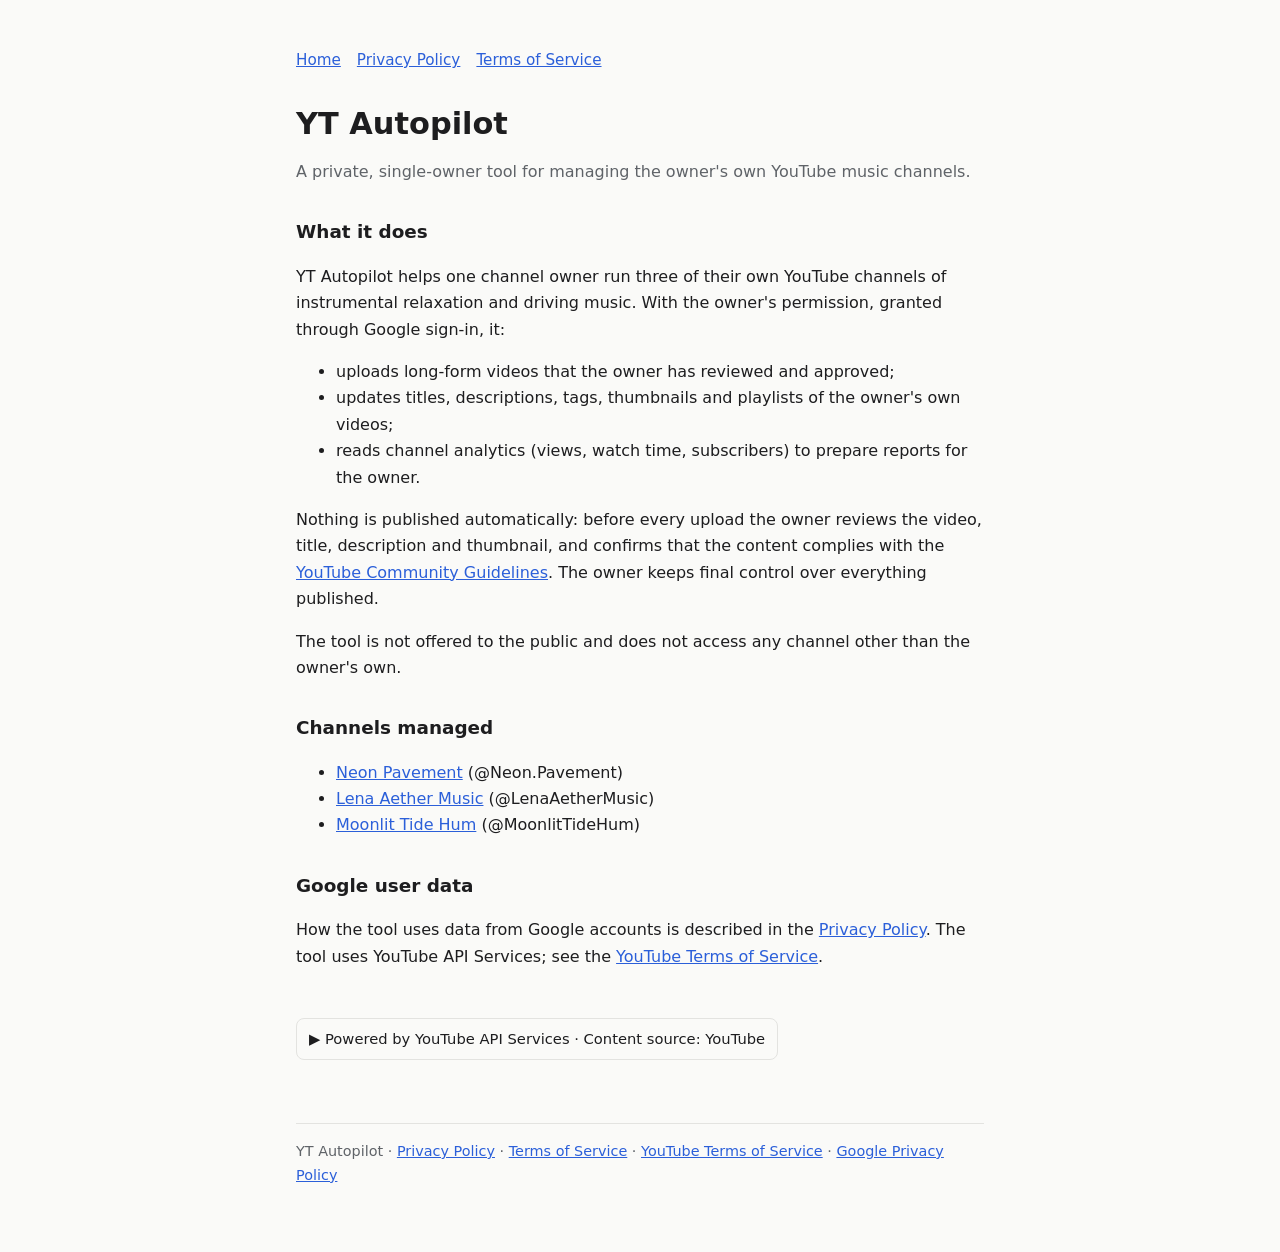
<file: index.html>
<!doctype html>
<html lang="en"><head><meta charset="utf-8"><meta name="viewport" content="width=device-width,initial-scale=1">
<title>YT Autopilot</title><meta name="description" content="Private tool for managing the owner's own YouTube music channels.">
<link rel="stylesheet" href="style.css"></head><body><main>
<nav><a href="./">Home</a><a href="privacy.html">Privacy Policy</a><a href="terms.html">Terms of Service</a></nav>
<h1>YT Autopilot</h1>
<p class="muted">A private, single-owner tool for managing the owner's own YouTube music channels.</p>
<h2>What it does</h2>
<p>YT Autopilot helps one channel owner run three of their own YouTube channels of instrumental relaxation and driving music. With the owner's permission, granted through Google sign-in, it:</p>
<ul>
<li>uploads long-form videos that the owner has reviewed and approved;</li>
<li>updates titles, descriptions, tags, thumbnails and playlists of the owner's own videos;</li>
<li>reads channel analytics (views, watch time, subscribers) to prepare reports for the owner.</li>
</ul>
<p>Nothing is published automatically: before every upload the owner reviews the video, title, description and thumbnail, and confirms that the content complies with the <a href="https://www.youtube.com/howyoutubeworks/policies/community-guidelines/">YouTube Community Guidelines</a>. The owner keeps final control over everything published.</p>
<p>The tool is not offered to the public and does not access any channel other than the owner's own.</p>
<h2>Channels managed</h2>
<ul>
<li><a href="https://www.youtube.com/@Neon.Pavement">Neon Pavement</a> (@Neon.Pavement)</li>
<li><a href="https://www.youtube.com/@LenaAetherMusic">Lena Aether Music</a> (@LenaAetherMusic)</li>
<li><a href="https://www.youtube.com/@MoonlitTideHum">Moonlit Tide Hum</a> (@MoonlitTideHum)</li>
</ul>
<h2>Google user data</h2>
<p>How the tool uses data from Google accounts is described in the <a href="privacy.html">Privacy Policy</a>. The tool uses YouTube API Services; see the <a href="https://www.youtube.com/t/terms">YouTube Terms of Service</a>.</p>
<p class="badge">▶ Powered by YouTube API Services · Content source: YouTube</p>
<footer>YT Autopilot · <a href="privacy.html">Privacy Policy</a> · <a href="terms.html">Terms of Service</a> · <a href="https://www.youtube.com/t/terms">YouTube Terms of Service</a> · <a href="https://policies.google.com/privacy">Google Privacy Policy</a></footer>
</main></body></html>
</file>
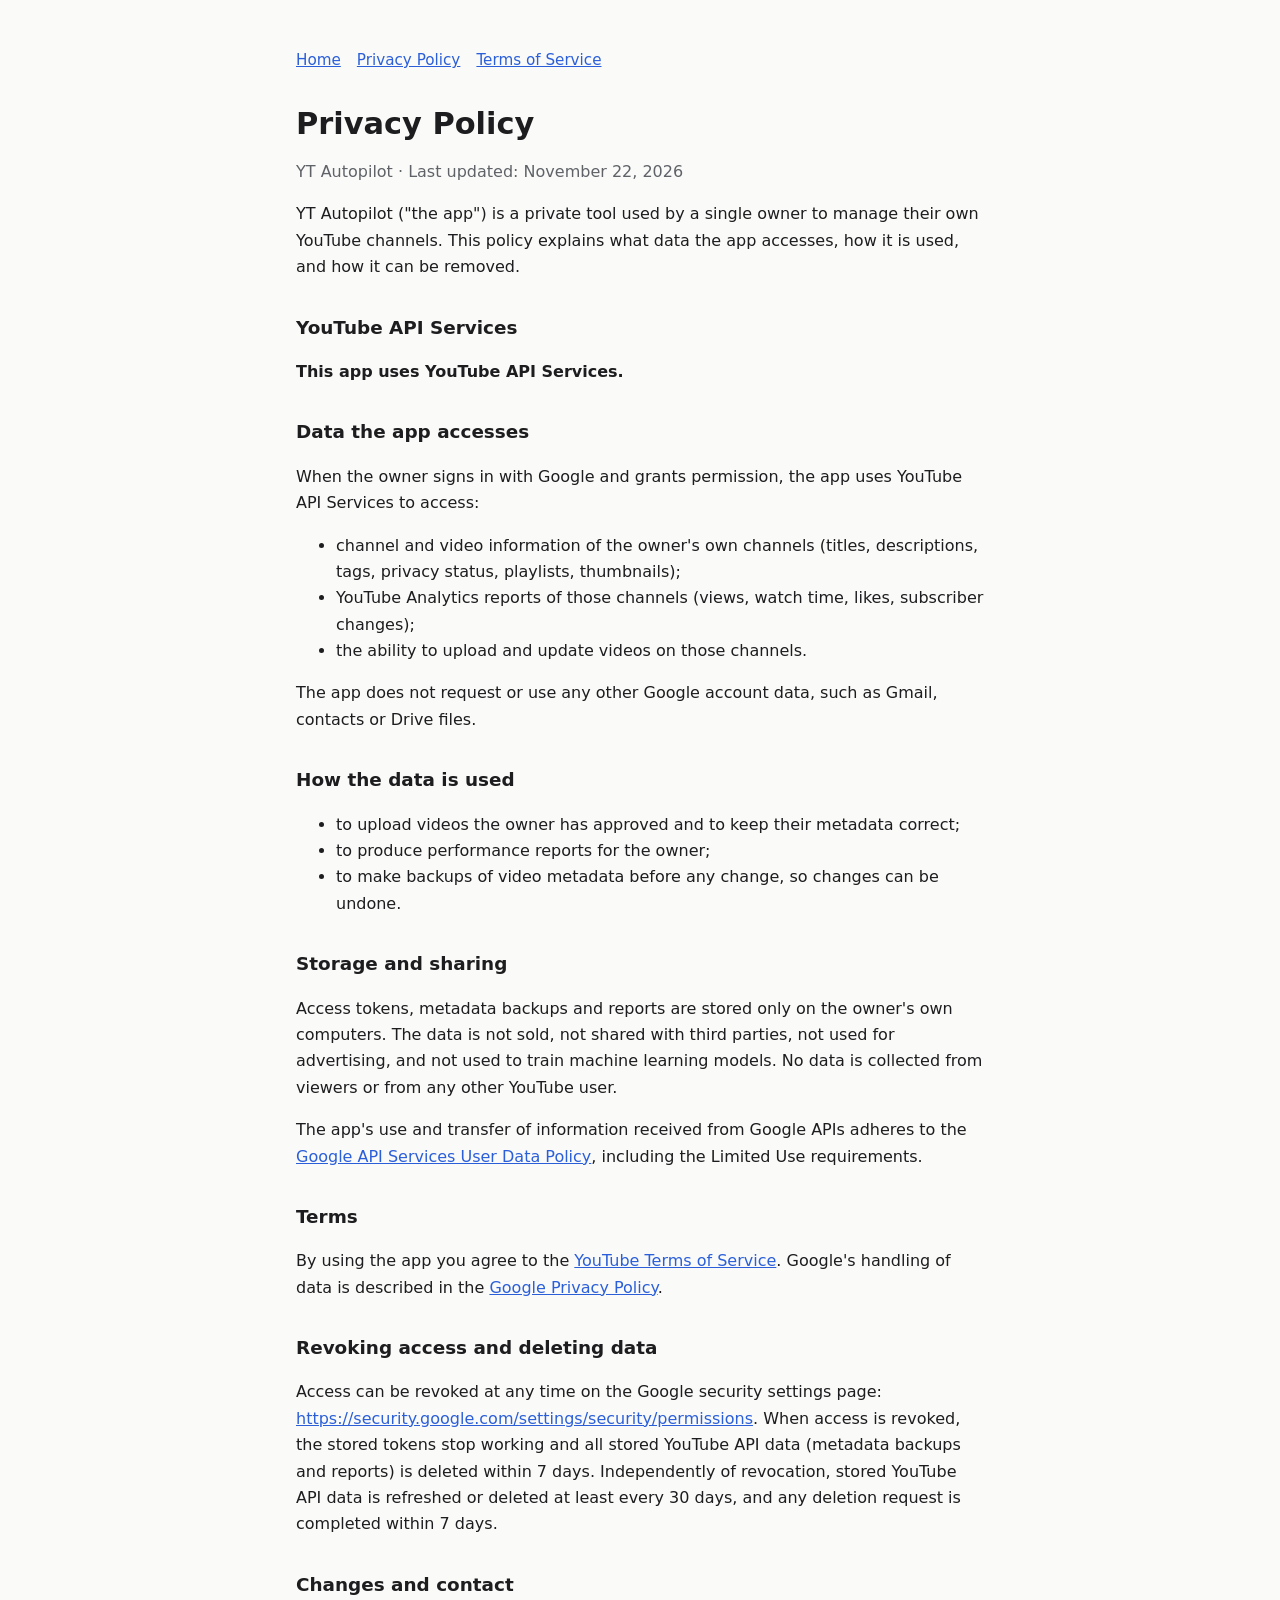
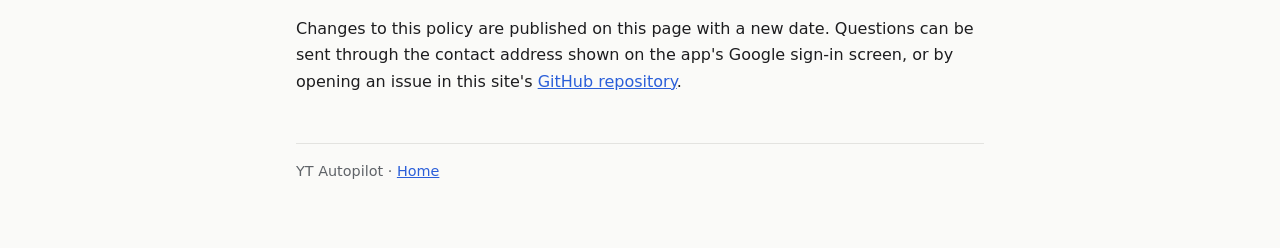
<file: privacy.html>
<!doctype html>
<html lang="en"><head><meta charset="utf-8"><meta name="viewport" content="width=device-width,initial-scale=1">
<title>Privacy Policy</title><meta name="description" content="Privacy Policy for YT Autopilot.">
<link rel="stylesheet" href="style.css"></head><body><main>
<nav><a href="./">Home</a><a href="privacy.html">Privacy Policy</a><a href="terms.html">Terms of Service</a></nav>
<h1>Privacy Policy</h1>
<p class="muted">YT Autopilot · Last updated: November 22, 2026</p>
<p>YT Autopilot ("the app") is a private tool used by a single owner to manage their own YouTube channels. This policy explains what data the app accesses, how it is used, and how it can be removed.</p>
<h2>YouTube API Services</h2>
<p><strong>This app uses YouTube API Services.</strong></p>
<h2>Data the app accesses</h2>
<p>When the owner signs in with Google and grants permission, the app uses YouTube API Services to access:</p>
<ul>
<li>channel and video information of the owner's own channels (titles, descriptions, tags, privacy status, playlists, thumbnails);</li>
<li>YouTube Analytics reports of those channels (views, watch time, likes, subscriber changes);</li>
<li>the ability to upload and update videos on those channels.</li>
</ul>
<p>The app does not request or use any other Google account data, such as Gmail, contacts or Drive files.</p>
<h2>How the data is used</h2>
<ul>
<li>to upload videos the owner has approved and to keep their metadata correct;</li>
<li>to produce performance reports for the owner;</li>
<li>to make backups of video metadata before any change, so changes can be undone.</li>
</ul>
<h2>Storage and sharing</h2>
<p>Access tokens, metadata backups and reports are stored only on the owner's own computers. The data is not sold, not shared with third parties, not used for advertising, and not used to train machine learning models. No data is collected from viewers or from any other YouTube user.</p>
<p>The app's use and transfer of information received from Google APIs adheres to the <a href="https://developers.google.com/terms/api-services-user-data-policy">Google API Services User Data Policy</a>, including the Limited Use requirements.</p>
<h2>Terms</h2>
<p>By using the app you agree to the <a href="https://www.youtube.com/t/terms">YouTube Terms of Service</a>. Google's handling of data is described in the <a href="https://policies.google.com/privacy">Google Privacy Policy</a>.</p>
<h2>Revoking access and deleting data</h2>
<p>Access can be revoked at any time on the Google security settings page: <a href="https://security.google.com/settings/security/permissions">https://security.google.com/settings/security/permissions</a>. When access is revoked, the stored tokens stop working and all stored YouTube API data (metadata backups and reports) is deleted within 7 days. Independently of revocation, stored YouTube API data is refreshed or deleted at least every 30 days, and any deletion request is completed within 7 days.</p>
<h2>Changes and contact</h2>
<p>Changes to this policy are published on this page with a new date. Questions can be sent through the contact address shown on the app's Google sign-in screen, or by opening an issue in this site's <a href="https://github.com/backmy/backmy.github.io/issues">GitHub repository</a>.</p>
<footer>YT Autopilot · <a href="./">Home</a></footer>
</main></body></html>
</file>
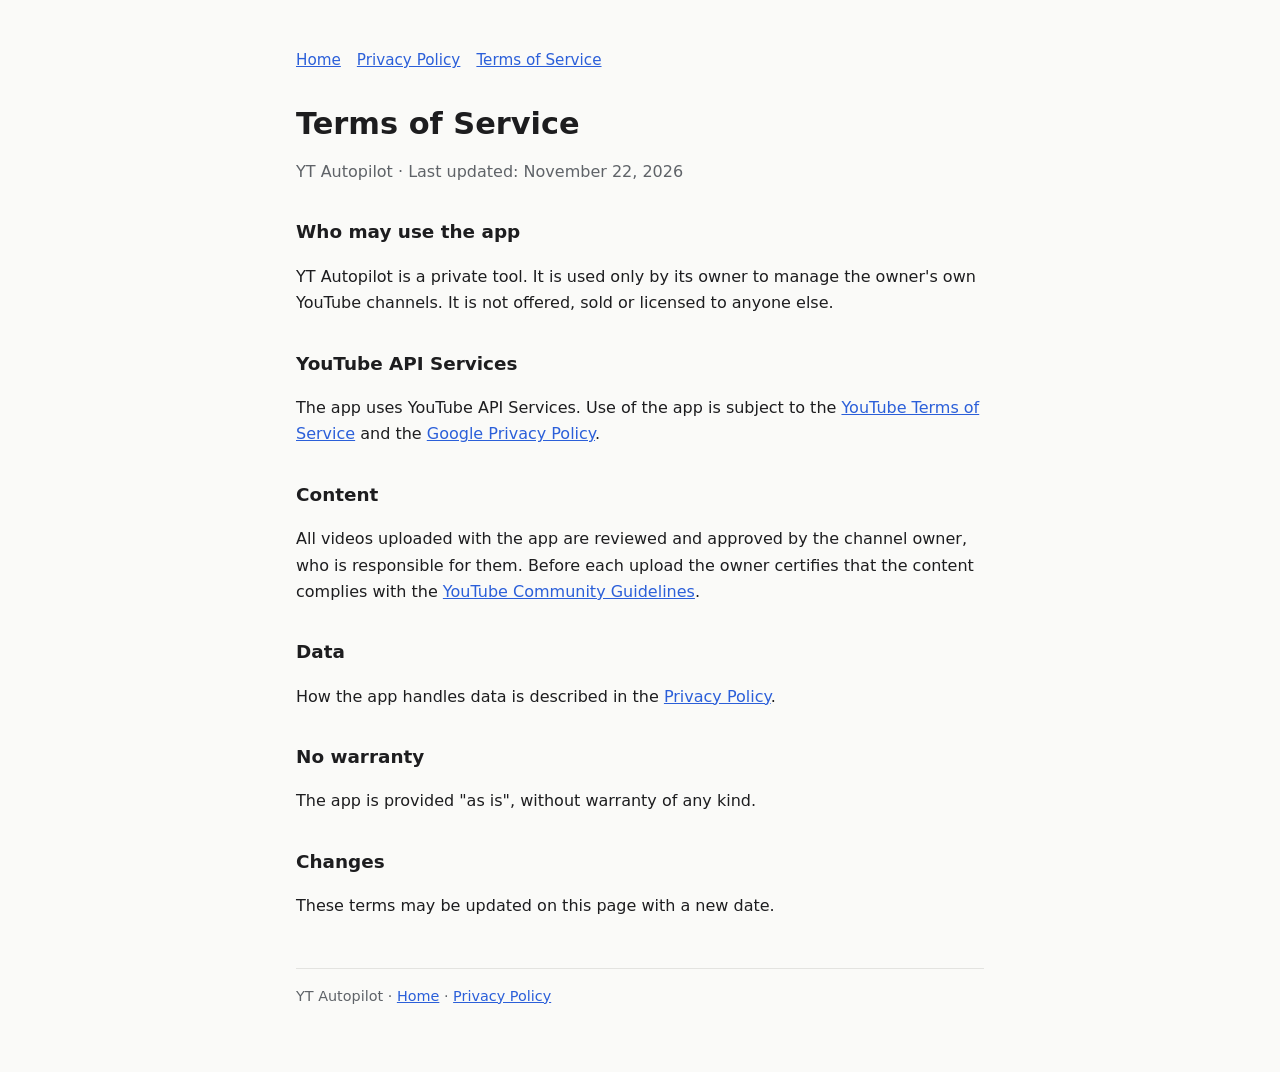
<file: terms.html>
<!doctype html>
<html lang="en"><head><meta charset="utf-8"><meta name="viewport" content="width=device-width,initial-scale=1">
<title>Terms of Service</title><meta name="description" content="Terms of Service for YT Autopilot.">
<link rel="stylesheet" href="style.css"></head><body><main>
<nav><a href="./">Home</a><a href="privacy.html">Privacy Policy</a><a href="terms.html">Terms of Service</a></nav>
<h1>Terms of Service</h1>
<p class="muted">YT Autopilot · Last updated: November 22, 2026</p>
<h2>Who may use the app</h2>
<p>YT Autopilot is a private tool. It is used only by its owner to manage the owner's own YouTube channels. It is not offered, sold or licensed to anyone else.</p>
<h2>YouTube API Services</h2>
<p>The app uses YouTube API Services. Use of the app is subject to the <a href="https://www.youtube.com/t/terms">YouTube Terms of Service</a> and the <a href="https://policies.google.com/privacy">Google Privacy Policy</a>.</p>
<h2>Content</h2>
<p>All videos uploaded with the app are reviewed and approved by the channel owner, who is responsible for them. Before each upload the owner certifies that the content complies with the <a href="https://www.youtube.com/howyoutubeworks/policies/community-guidelines/">YouTube Community Guidelines</a>.</p>
<h2>Data</h2>
<p>How the app handles data is described in the <a href="privacy.html">Privacy Policy</a>.</p>
<h2>No warranty</h2>
<p>The app is provided "as is", without warranty of any kind.</p>
<h2>Changes</h2>
<p>These terms may be updated on this page with a new date.</p>
<footer>YT Autopilot · <a href="./">Home</a> · <a href="privacy.html">Privacy Policy</a></footer>
</main></body></html>
</file>
<file: style.css>
:root{--bg:#fafaf8;--fg:#1d1d1f;--muted:#5f6368;--line:#e3e3e0;--accent:#2b5fd9}
@media (prefers-color-scheme:dark){:root{--bg:#141416;--fg:#ececee;--muted:#a0a3a8;--line:#2c2c30;--accent:#8fb0ff}}
*{box-sizing:border-box}body{margin:0;background:var(--bg);color:var(--fg);font:16px/1.65 system-ui,-apple-system,"Segoe UI",Roboto,sans-serif}
main{max-width:720px;margin:0 auto;padding:48px 16px 64px}h1{font-size:1.9rem;line-height:1.25;margin:0 0 8px}
h2{font-size:1.15rem;margin:32px 0 8px}p,li{color:var(--fg)}.muted{color:var(--muted)}a{color:var(--accent)}
nav{display:flex;gap:16px;margin-bottom:32px;font-size:.95rem}footer{margin-top:48px;padding-top:16px;border-top:1px solid var(--line);font-size:.9rem;color:var(--muted)}
.badge{margin-top:32px;display:inline-block;padding:8px 12px;border:1px solid var(--line);border-radius:8px;font-size:.92rem}
</file>
